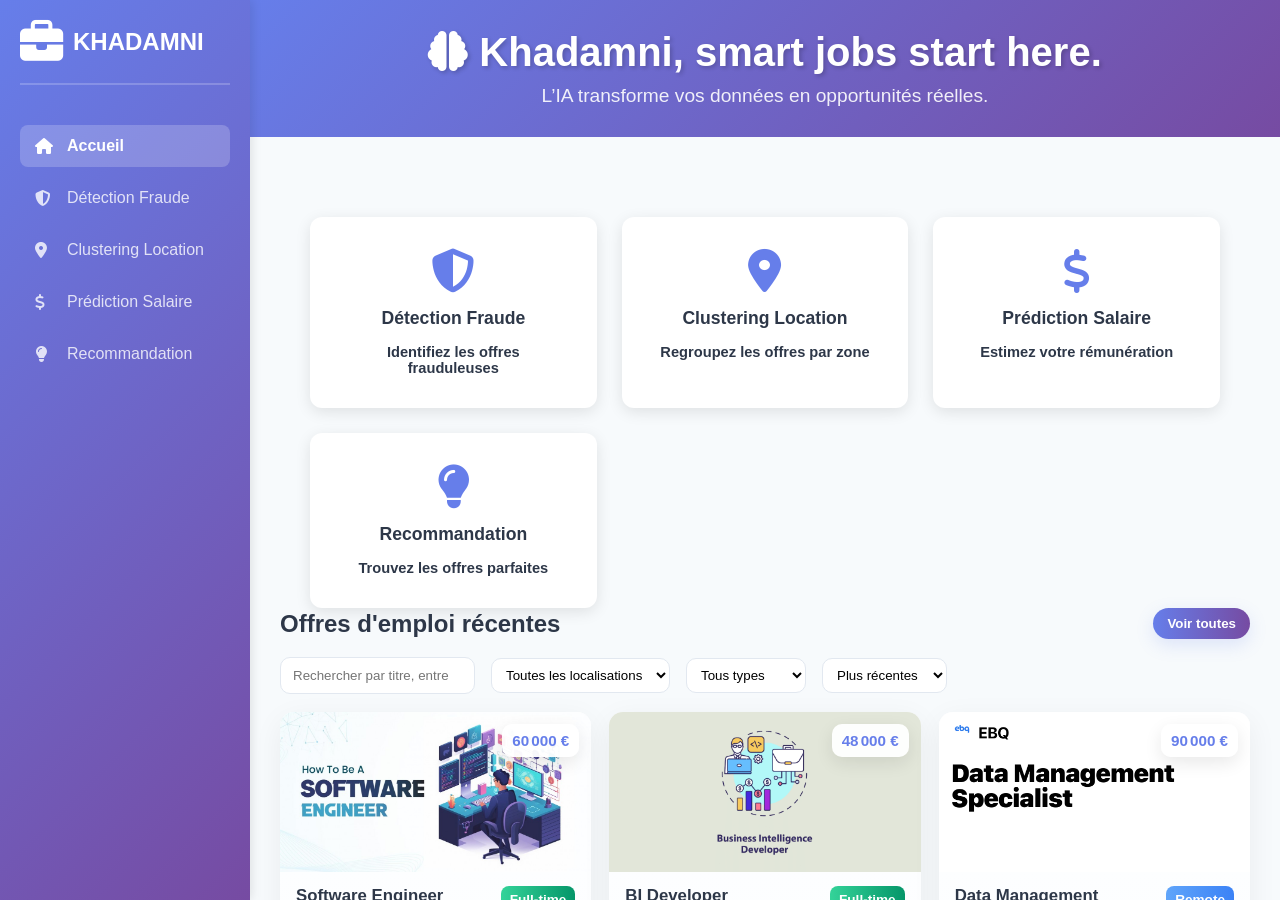
<file: index.html>
<!DOCTYPE html>
<html lang="fr">
<head>
    <meta charset="UTF-8">
    <meta name="viewport" content="width=device-width, initial-scale=1.0">
    <title>Job ML Project – Accueil</title>
    <link rel="stylesheet" href="styles.css">
    <link rel="stylesheet" href="https://cdnjs.cloudflare.com/ajax/libs/font-awesome/6.4.0/css/all.min.css">
</head>
<body>

<div class="sidebar">
   <div class="logo">
        <i class="fas fa-briefcase"></i>
        <span>KHADAMNI</span>
    </div>
    
    <nav class="nav-menu">
        <a href="index.html" class="nav-item active">
            <i class="fas fa-home"></i>
            <span>Accueil</span>
        </a>
        <a href="fraud_detection.html" class="nav-item">
            <i class="fas fa-shield-alt"></i>
            <span>Détection Fraude</span>
        </a>
        <a href="location_recommendation.html" class="nav-item">
            <i class="fas fa-map-marker-alt"></i>
            <span>Clustering Location</span>
        </a>
        <a href="salary_prediction.html" class="nav-item">
            <i class="fas fa-dollar-sign"></i>
            <span>Prédiction Salaire</span>
        </a>
        <a href="job_recommendation.html" class="nav-item">
            <i class="fas fa-lightbulb"></i>
            <span>Recommandation</span>
        </a>
    </nav>
</div>

<div class="main-content">
    <div class="home-header">
        <h1><i class="fas fa-brain"></i> Khadamni, smart jobs start here.</h1>
        <p>L’IA transforme vos données en opportunités réelles.</p>
    </div>

    <div class="container">
        <div class="menu">
            <a href="fraud_detection.html" class="btn">
                <i class="fas fa-shield-alt"></i>
                <span>Détection Fraude</span>
                <small>Identifiez les offres frauduleuses</small>
            </a>
            <a href="location_recommendation.html" class="btn">
                <i class="fas fa-map-marker-alt"></i>
                <span>Clustering Location</span>
                <small>Regroupez les offres par zone</small>
            </a>
            <a href="salary_prediction.html" class="btn">
                <i class="fas fa-dollar-sign"></i>
                <span>Prédiction Salaire</span>
                <small>Estimez votre rémunération</small>
            </a>
            <a href="job_recommendation.html" class="btn">
                <i class="fas fa-lightbulb"></i>
                <span>Recommandation</span>
                <small>Trouvez les offres parfaites</small>
            </a>
        </div>

        <!-- Offres d'emploi organisé -->
        <section class="jobs-section">
            <div class="section-title">
                <h2>Offres d'emploi récentes</h2>
                <button id="viewAllBtn" class="view-all" onclick="toggleShowAll()">Voir toutes</button>
            </div>

            <div class="jobs-controls">
                <input id="searchInput" type="search" placeholder="Rechercher par titre, entreprise, compétence..." />
                <select id="filterLocation">
                    <option value="">Toutes les localisations</option>
                    <option>Paris</option>
                    <option>Remote</option>
                    <option>Lyon</option>
                    <option>Marseille</option>
                </select>
                <select id="filterType">
                    <option value="">Tous types</option>
                    <option>Full-time</option>
                    <option>Part-time</option>
                    <option>Remote</option>
                    <option>CDI</option>
                </select>
                <select id="sortBy">
                    <option value="recent">Plus récentes</option>
                    <option value="salary_desc">Salaire (desc)</option>
                    <option value="salary_asc">Salaire (asc)</option>
                </select>
            </div>

            <div id="jobsList" class="jobs-grid"></div>

            <div id="pagination" class="pagination"></div>
        </section>
        <!-- /Offres d'emploi -->

    </div>
</div>

<!-- Modal détail offre -->
<div id="jobModal" class="modal" aria-hidden="true">
    <div class="modal-content">
        <button class="modal-close" onclick="closeJobModal()">&times;</button>
        <div id="modalBody"></div>
    </div>
</div>

<script src="script.js"></script>
</body>
</html>
</file>
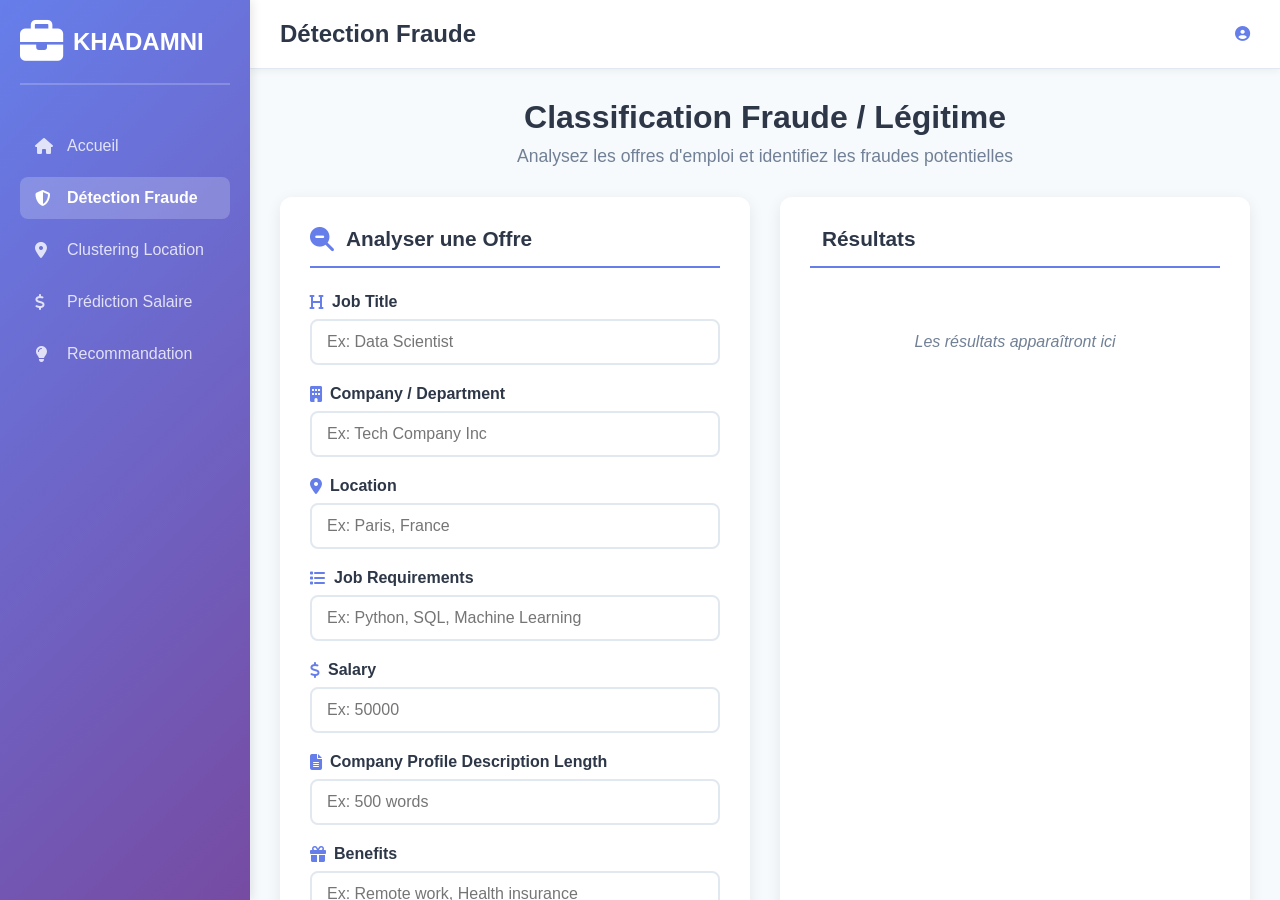
<file: fraud_detection.html>
<!DOCTYPE html>
<html lang="en">
<head>
    <meta charset="UTF-8">
    <meta name="viewport" content="width=device-width, initial-scale=1.0">
    <title>Détection Fraude</title>
    <link rel="stylesheet" href="styles.css">
    <link rel="stylesheet" href="https://cdnjs.cloudflare.com/ajax/libs/font-awesome/6.4.0/css/all.min.css">
</head>
<body>

<div class="sidebar">
    <div class="logo">
        <i class="fas fa-briefcase"></i>
        <span>KHADAMNI</span>
    </div>
    
    <nav class="nav-menu">
        <a href="index.html" class="nav-item">
            <i class="fas fa-home"></i>
            <span>Accueil</span>
        </a>
        <a href="fraud_detection.html" class="nav-item active">
            <i class="fas fa-shield-alt"></i>
            <span>Détection Fraude</span>
        </a>
        <a href="location_recommendation.html" class="nav-item">
            <i class="fas fa-map-marker-alt"></i>
            <span>Clustering Location</span>
        </a>
        <a href="salary_prediction.html" class="nav-item">
            <i class="fas fa-dollar-sign"></i>
            <span>Prédiction Salaire</span>
        </a>
        <a href="job_recommendation.html" class="nav-item">
            <i class="fas fa-lightbulb"></i>
            <span>Recommandation</span>
        </a>
    </nav>
</div>

<div class="main-content">
    <header class="top-bar">
        <div class="header-left">
            <button class="toggle-sidebar" onclick="toggleSidebar()">
                <i class="fas fa-bars"></i>
            </button>
            <h2>Détection Fraude</h2>
        </div>
        <div class="header-right">
            <i class="fas fa-user-circle"></i>
        </div>
    </header>

    <div class="container">
        <div class="section-header">
            <h1>Classification Fraude / Légitime</h1>
            <p>Analysez les offres d'emploi et identifiez les fraudes potentielles</p>
        </div>

        <div class="content-grid">
            <div class="form-card">
                <div class="card-header">
                    <i class="fas fa-search-minus"></i>
                    <h3>Analyser une Offre</h3>
                </div>
                
               <form id="fraudForm">

    <div class="form-group">
        <label><i class="fas fa-heading"></i> Job Title</label>
        <input type="text" id="job_title" placeholder="Ex: Data Scientist" required>
    </div>

    <div class="form-group">
        <label><i class="fas fa-building"></i> Company / Department</label>
        <input type="text" id="company" placeholder="Ex: Tech Company Inc" required>
    </div>

    <div class="form-group">
        <label><i class="fas fa-map-marker-alt"></i> Location</label>
        <input type="text" id="location" placeholder="Ex: Paris, France" required>
    </div>

    <div class="form-group">
        <label><i class="fas fa-list"></i> Job Requirements</label>
        <input type="text" id="requirements" placeholder="Ex: Python, SQL, Machine Learning" required>
    </div>

    <div class="form-group">
        <label><i class="fas fa-dollar-sign"></i> Salary</label>
        <input type="number" id="salary" placeholder="Ex: 50000" min="0" required>
    </div>

    <div class="form-group">
        <label><i class="fas fa-file-alt"></i> Company Profile Description Length</label>
        <input type="number" id="description_length" placeholder="Ex: 500 words" min="0" required>
    </div>

    <div class="form-group">
        <label><i class="fas fa-gift"></i> Benefits</label>
        <input type="text" id="benefits" placeholder="Ex: Remote work, Health insurance">
    </div>

    <div class="form-group">
        <label><i class="fas fa-briefcase"></i> Experience Required</label>
        <input type="text" id="experience" placeholder="Ex: 2+ years">
    </div>

    <div class="form-group">
        <label><i class="fas fa-graduation-cap"></i> Education Level</label>
        <input type="text" id="education" placeholder="Ex: Bachelor's Degree">
    </div>

    <div class="form-group">
        <label><i class="fas fa-industry"></i> Industry</label>
        <input type="text" id="industry" placeholder="Ex: Information Technology">
    </div>

    <div class="form-group">
        <label><i class="fas fa-cogs"></i> Job Function</label>
        <input type="text" id="job_function" placeholder="Ex: Data & AI">
    </div>

    <button type="button" class="btn-primary" onclick="predictClass()">
        <i class="fas fa-check-circle"></i> Analyze Job Offer
    </button>

</form>

            </div>

            <div class="results-card">
                <div class="card-header">
                    <i class="fas fa-results"></i>
                    <h3>Résultats</h3>
                </div>
                
                <div id="class_result" class="results-container">
                    <p class="placeholder">Les résultats apparaîtront ici</p>
                </div>
            </div>
        </div>
    </div>
</div>

<script src="script.js"></script>
</body>
</html>
</file>
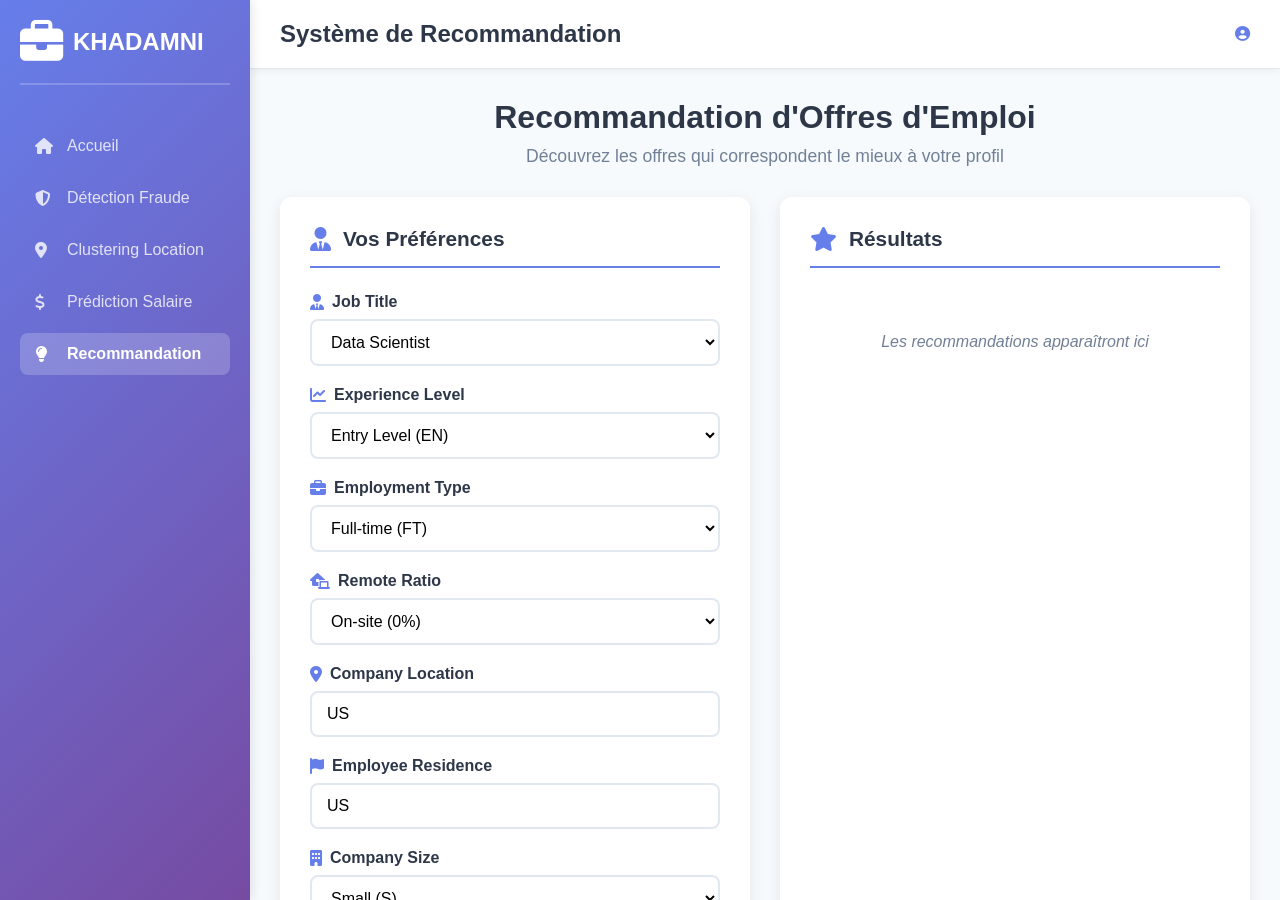
<file: job_recommendation.html>
<!DOCTYPE html>
<html lang="en">

<head>
    <meta charset="UTF-8">
    <meta name="viewport" content="width=device-width, initial-scale=1.0">
    <title>Recommendation System</title>
    <link rel="stylesheet" href="styles.css">
    <link rel="stylesheet" href="https://cdnjs.cloudflare.com/ajax/libs/font-awesome/6.4.0/css/all.min.css">
</head>

<body>

    <div class="sidebar">
        <div class="logo">
            <i class="fas fa-briefcase"></i>
            <span>KHADAMNI</span>
        </div>

        <nav class="nav-menu">
            <a href="index.html" class="nav-item">
                <i class="fas fa-home"></i>
                <span>Accueil</span>
            </a>
            <a href="fraud_detection.html" class="nav-item">
                <i class="fas fa-shield-alt"></i>
                <span>Détection Fraude</span>
            </a>
            <a href="location_recommendation.html" class="nav-item">
                <i class="fas fa-map-marker-alt"></i>
                <span>Clustering Location</span>
            </a>
            <a href="salary_prediction.html" class="nav-item">
                <i class="fas fa-dollar-sign"></i>
                <span>Prédiction Salaire</span>
            </a>
            <a href="job_recommendation.html" class="nav-item active">
                <i class="fas fa-lightbulb"></i>
                <span>Recommandation</span>
            </a>
        </nav>
    </div>

    <div class="main-content">
        <header class="top-bar">
            <div class="header-left">
                <button class="toggle-sidebar" onclick="toggleSidebar()">
                    <i class="fas fa-bars"></i>
                </button>
                <h2>Système de Recommandation</h2>
            </div>
            <div class="header-right">
                <i class="fas fa-user-circle"></i>
            </div>
        </header>

        <div class="container">
            <div class="section-header">
                <h1>Recommandation d'Offres d'Emploi</h1>
                <p>Découvrez les offres qui correspondent le mieux à votre profil</p>
            </div>

            <div class="content-grid">
                <div class="form-card">
                    <div class="card-header">
                        <i class="fas fa-user-tie"></i>
                        <h3>Vos Préférences</h3>
                    </div>

                    <form id="recommendationForm">

                        <div class="form-group">
                            <label><i class="fas fa-user-tie"></i> Job Title</label>
                            <select id="job_title" required>
                                <option value="Data Scientist">Data Scientist</option>
                                <option value="Data Engineer">Data Engineer</option>
                                <option value="Data Analyst">Data Analyst</option>
                                <option value="Machine Learning Engineer">Machine Learning Engineer</option>
                                <option value="Software Engineer">Software Engineer</option>
                                <option value="Manager">Manager</option>
                                <option value="Other">Other</option>
                                <!-- Add full list if needed -->
                            </select>
                        </div>

                        <div class="form-group">
                            <label><i class="fas fa-chart-line"></i> Experience Level</label>
                            <select id="experience_level" required>
                                <option value="EN">Entry Level (EN)</option>
                                <option value="MI">Mid Level (MI)</option>
                                <option value="SE">Senior Level (SE)</option>
                                <option value="EX">Executive Level (EX)</option>
                            </select>
                        </div>

                        <div class="form-group">
                            <label><i class="fas fa-briefcase"></i> Employment Type</label>
                            <select id="employment_type" required>
                                <option value="FT">Full-time (FT)</option>
                                <option value="PT">Part-time (PT)</option>
                                <option value="CT">Contract (CT)</option>
                                <option value="FL">Freelance (FL)</option>
                            </select>
                        </div>

                        <div class="form-group">
                            <label><i class="fas fa-house-laptop"></i> Remote Ratio</label>
                            <select id="remote_ratio" required>
                                <option value="0">On-site (0%)</option>
                                <option value="50">Hybrid (50%)</option>
                                <option value="100">Remote (100%)</option>
                            </select>
                        </div>

                        <div class="form-group">
                            <label><i class="fas fa-map-marker-alt"></i> Company Location</label>
                            <input type="text" id="company_location" placeholder="Ex: US, FR, DE" value="US" required>
                        </div>

                        <div class="form-group">
                            <label><i class="fas fa-flag"></i> Employee Residence</label>
                            <input type="text" id="employee_residence" placeholder="Ex: US, FR, IN" value="US" required>
                        </div>

                        <div class="form-group">
                            <label><i class="fas fa-building"></i> Company Size</label>
                            <select id="company_size" required>
                                <option value="S">Small (S)</option>
                                <option value="M">Medium (M)</option>
                                <option value="L">Large (L)</option>
                            </select>
                        </div>

                        <div class="form-group">
                            <label><i class="fas fa-calendar"></i> Work Year</label>
                            <select id="work_year" required>
                                <option value="2025">2025</option>
                                <option value="2024">2024</option>
                                <option value="2023">2023</option>
                                <option value="2022">2022</option>
                                <option value="2021">2021</option>
                                <option value="2020">2020</option>
                            </select>
                        </div>

                        <div class="form-group">
                            <label><i class="fas fa-money-bill"></i> Salary (USD Reference)</label>
                            <input type="number" id="salary_in_usd" placeholder="Ex: 100000" value="100000" required>
                        </div>

                        <button type="button" class="btn-primary" onclick="fetchRecommendations()">
                            <i class="fas fa-search"></i> Get Job Recommendations
                        </button>

                    </form>


                </div>

                <div class="results-card">
                    <div class="card-header">
                        <i class="fas fa-star"></i>
                        <h3>Résultats</h3>
                    </div>

                    <div id="reco_result" class="results-container">
                        <p class="placeholder">Les recommandations apparaîtront ici</p>
                    </div>
                </div>
            </div>
        </div>
    </div>

    <script src="script.js"></script>
    <script>
        async function fetchRecommendations() {
            const resultDiv = document.getElementById('reco_result');
            resultDiv.innerHTML = '<p class="placeholder">Recherche en cours...</p>';

            const data = {
                work_year: document.getElementById('work_year').value,
                employment_type: document.getElementById('employment_type').value,
                remote_ratio: document.getElementById('remote_ratio').value,
                job_title: document.getElementById('job_title').value,
                experience_level: document.getElementById('experience_level').value,
                company_size: document.getElementById('company_size').value,
                company_location: document.getElementById('company_location').value,
                employee_residence: document.getElementById('employee_residence').value,
                salary_in_usd: document.getElementById('salary_in_usd').value
            };

            try {
                const response = await fetch('/recommend', {
                    method: 'POST',
                    headers: {
                        'Content-Type': 'application/json'
                    },
                    body: JSON.stringify(data)
                });

                const result = await response.json();

                if (result.status === 'success') {
                    let html = '';
                    result.recommendations.forEach(job => {
                        const empMap = { 'FT': 'Full Time', 'PT': 'Part Time', 'CT': 'Contract', 'FL': 'Freelance' };
                        const expMap = { 'EN': 'Entry Level', 'MI': 'Mid Level', 'SE': 'Senior', 'EX': 'Executive' };
                        const sizeMap = { 'S': 'Small', 'M': 'Medium', 'L': 'Large' };

                        const empLabel = empMap[job.employment_type] || job.employment_type;
                        const expLabel = expMap[job.experience_level] || job.experience_level;
                        const sizeLabel = sizeMap[job.company_size] || job.company_size;

                        html += `
                        <div class="job-card" style="margin-bottom: 20px;">
                            <div class="job-body">
                                <div class="job-top">
                                    <div>
                                        <h4 class="job-title" style="font-size: 1.25em;">${job.job_title}</h4>
                                        <p class="job-company">
                                            <i class="fas fa-building"></i> ${job.company_location} &bull; ${sizeLabel}
                                        </p>
                                    </div>
                                    <div class="salary-badge">
                                        $${parseInt(job.salary_in_usd).toLocaleString()}
                                    </div>
                                </div>
                                
                                <div class="job-tags" style="margin-top: 12px;">
                                    <span class="tag"><i class="fas fa-briefcase"></i> ${empLabel}</span>
                                    <span class="tag"><i class="fas fa-layer-group"></i> ${expLabel}</span>
                                    <span class="tag"><i class="fas fa-calendar"></i> ${job.work_year}</span>
                                    <span class="tag ${job.remote_ratio == 100 ? 'badge-remote' : ''}" style="${job.remote_ratio == 100 ? 'color:white;' : ''}">
                                        <i class="fas fa-laptop-house"></i> ${job.remote_ratio}% Remote
                                    </span>
                                </div>
                            </div>
                        </div>
                        `;
                    });
                    resultDiv.innerHTML = html;
                } else {
                    resultDiv.innerHTML = `<p style="color: red;">Error: ${result.message}</p>`;
                }
            } catch (error) {
                resultDiv.innerHTML = `<p style="color: red;">Failed to fetch recommendations: ${error}</p>`;
            }
        }
    </script>
</body>

</html>
</file>
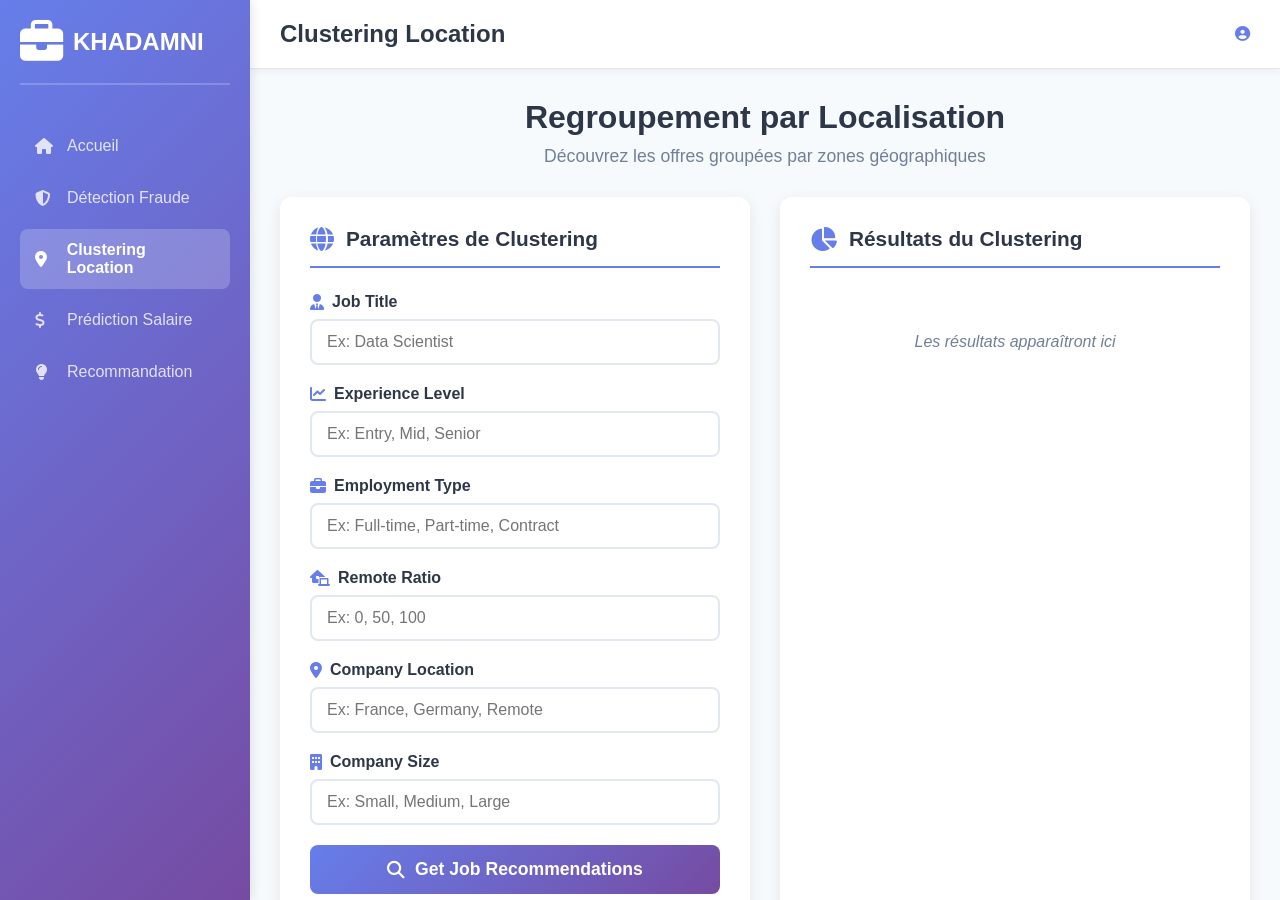
<file: location_recommendation.html>
<!DOCTYPE html>
<html lang="en">
<head>
    <meta charset="UTF-8">
    <meta name="viewport" content="width=device-width, initial-scale=1.0">
    <title>Clustering Location</title>
    <link rel="stylesheet" href="styles.css">
    <link rel="stylesheet" href="https://cdnjs.cloudflare.com/ajax/libs/font-awesome/6.4.0/css/all.min.css">
</head>
<body>

<div class="sidebar">
    <div class="logo">
        <i class="fas fa-briefcase"></i>
        <span>KHADAMNI</span>
    </div>
    
    <nav class="nav-menu">
        <a href="index.html" class="nav-item">
            <i class="fas fa-home"></i>
            <span>Accueil</span>
        </a>
        <a href="fraud_detection.html" class="nav-item">
            <i class="fas fa-shield-alt"></i>
            <span>Détection Fraude</span>
        </a>
        <a href="location_recommendation.html" class="nav-item active">
            <i class="fas fa-map-marker-alt"></i>
            <span>Clustering Location</span>
        </a>
        <a href="salary_prediction.html" class="nav-item">
            <i class="fas fa-dollar-sign"></i>
            <span>Prédiction Salaire</span>
        </a>
        <a href="job_recommendation.html" class="nav-item">
            <i class="fas fa-lightbulb"></i>
            <span>Recommandation</span>
        </a>
    </nav>
</div>

<div class="main-content">
    <header class="top-bar">
        <div class="header-left">
            <button class="toggle-sidebar" onclick="toggleSidebar()">
                <i class="fas fa-bars"></i>
            </button>
            <h2>Clustering Location</h2>
        </div>
        <div class="header-right">
            <i class="fas fa-user-circle"></i>
        </div>
    </header>

    <div class="container">
        <div class="section-header">
            <h1>Regroupement par Localisation</h1>
            <p>Découvrez les offres groupées par zones géographiques</p>
        </div>

        <div class="content-grid">
            <div class="form-card">
                <div class="card-header">
                    <i class="fas fa-globe"></i>
                    <h3>Paramètres de Clustering</h3>
                </div>
                
                <form id="recommendationForm">

    <div class="form-group">
        <label><i class="fas fa-user-tie"></i> Job Title</label>
        <input type="text" id="job_title" placeholder="Ex: Data Scientist" required>
    </div>

    <div class="form-group">
        <label><i class="fas fa-chart-line"></i> Experience Level</label>
        <input type="text" id="experience_level" placeholder="Ex: Entry, Mid, Senior" required>
    </div>

    <div class="form-group">
        <label><i class="fas fa-briefcase"></i> Employment Type</label>
        <input type="text" id="employment_type" placeholder="Ex: Full-time, Part-time, Contract" required>
    </div>

    <div class="form-group">
        <label><i class="fas fa-house-laptop"></i> Remote Ratio</label>
        <input type="number" id="remote_ratio" placeholder="Ex: 0, 50, 100" min="0" max="100" required>
    </div>

    <div class="form-group">
        <label><i class="fas fa-map-marker-alt"></i> Company Location</label>
        <input type="text" id="company_location" placeholder="Ex: France, Germany, Remote" required>
    </div>

    <div class="form-group">
        <label><i class="fas fa-building"></i> Company Size</label>
        <input type="text" id="company_size" placeholder="Ex: Small, Medium, Large" required>
    </div>

    <button type="button" class="btn-primary" onclick="recommendJobs()">
        <i class="fas fa-search"></i> Get Job Recommendations
    </button>

</form>

            </div>

            <div class="results-card">
                <div class="card-header">
                    <i class="fas fa-chart-pie"></i>
                    <h3>Résultats du Clustering</h3>
                </div>
                
                <div id="cluster_result" class="results-container">
                    <p class="placeholder">Les résultats apparaîtront ici</p>
                </div>
            </div>
        </div>
    </div>
</div>

<script src="script.js"></script>
</body>
</html>
</file>
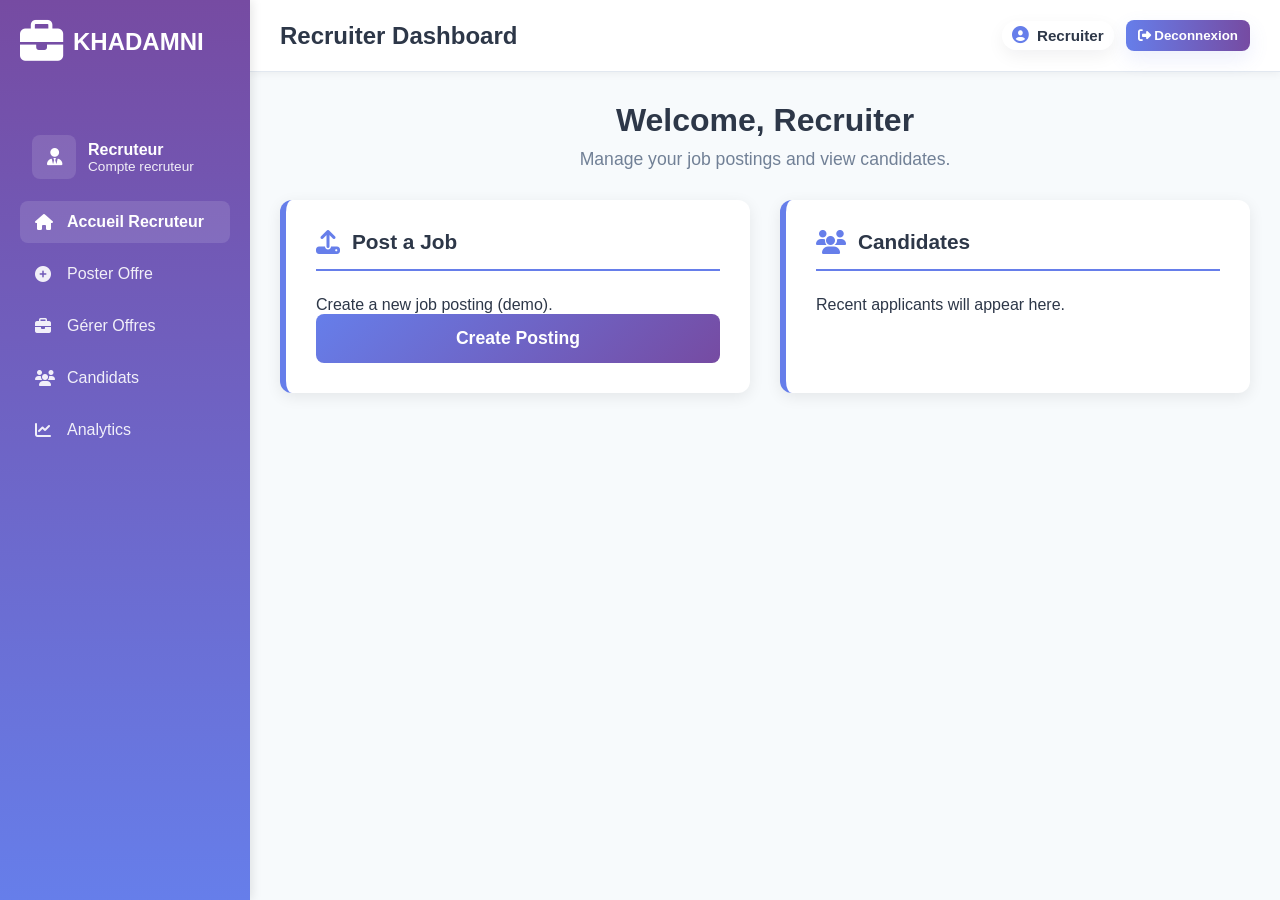
<file: recruiter_home.html>
<!DOCTYPE html>
<html lang="fr">
<head>
    <meta charset="utf-8">
    <meta name="viewport" content="width=device-width, initial-scale=1">
    <title>Recruiter Dashboard - Khadamni</title>
    <link rel="stylesheet" href="styles.css">
    <link rel="stylesheet" href="auth-styles.css">
    <link rel="stylesheet" href="https://cdnjs.cloudflare.com/ajax/libs/font-awesome/6.4.0/css/all.min.css">
    <!-- recruiter uses global styles; minor classes in styles.css -->
</head>
<body>
<div class="sidebar recruiter">
     <div class="logo">
        <i class="fas fa-briefcase"></i>
        <span>KHADAMNI</span>
  
     
    </div>
     <div class="profile">
        <div class="avatar"><i class="fas fa-user-tie"></i></div>
        <div class="profile-info"><strong id="recName">Recruteur</strong><small>Compte recruteur</small></div>
    </div>
    <nav class="nav-menu">
        <a href="recruiter_home.html" class="nav-item active"><i class="fas fa-home"></i><span>Accueil Recruteur</span></a>
        <a href="post_job.html" class="nav-item"><i class="fas fa-plus-circle"></i><span>Poster Offre</span></a>
        <a href="manage_jobs.html" class="nav-item"><i class="fas fa-briefcase"></i><span>Gérer Offres</span></a>
        <a href="candidates.html" class="nav-item"><i class="fas fa-users"></i><span>Candidats</span></a>
        <a href="analytics.html" class="nav-item"><i class="fas fa-chart-line"></i><span>Analytics</span></a>
    
    </nav>
</div>

<div class="main-content">
    <header class="top-bar">
        <div class="header-left">
            <button class="toggle-sidebar" onclick="toggleSidebar()"><i class="fas fa-bars"></i></button>
            <h2>Recruiter Dashboard</h2>
        </div>
        <div class="header-right">
            <div class="user-pill"><i class="fas fa-user-circle"></i><span id="currentUserEmail">Recruiter</span></div>
            <button class="btn-logout" onclick="logout()"><i class="fas fa-sign-out-alt"></i>&nbsp;Deconnexion</button>
        </div>
    </header>

    <div class="container">
        <div class="section-header">
            <h1>Welcome, Recruiter</h1>
            <p>Manage your job postings and view candidates.</p>
        </div>

        <div class="content-grid">
            <div class="form-card recruiter-card-accent">
                <div class="card-header"><i class="fas fa-upload"></i><h3>Post a Job</h3></div>
                <div class="content">
                    <p>Create a new job posting (demo).</p>
                    <button class="btn-primary" onclick="alert('Open job post form (demo)')">Create Posting</button>
                </div>
            </div>

            <div class="results-card recruiter-card-accent">
                <div class="card-header"><i class="fas fa-users"></i><h3>Candidates</h3></div>
                <div class="content">
                    <p>Recent applicants will appear here.</p>
                </div>
            </div>
        </div>
    </div>
</div>

<script src="script.js"></script>
<script>
    // show current user email if available
    try{
        const u = JSON.parse(localStorage.getItem('kh_current_user'));
        if (u && u.email) document.getElementById('currentUserEmail').textContent = u.email;
    }catch(e){/* ignore */}
</script>
</body>
</html>
</file>
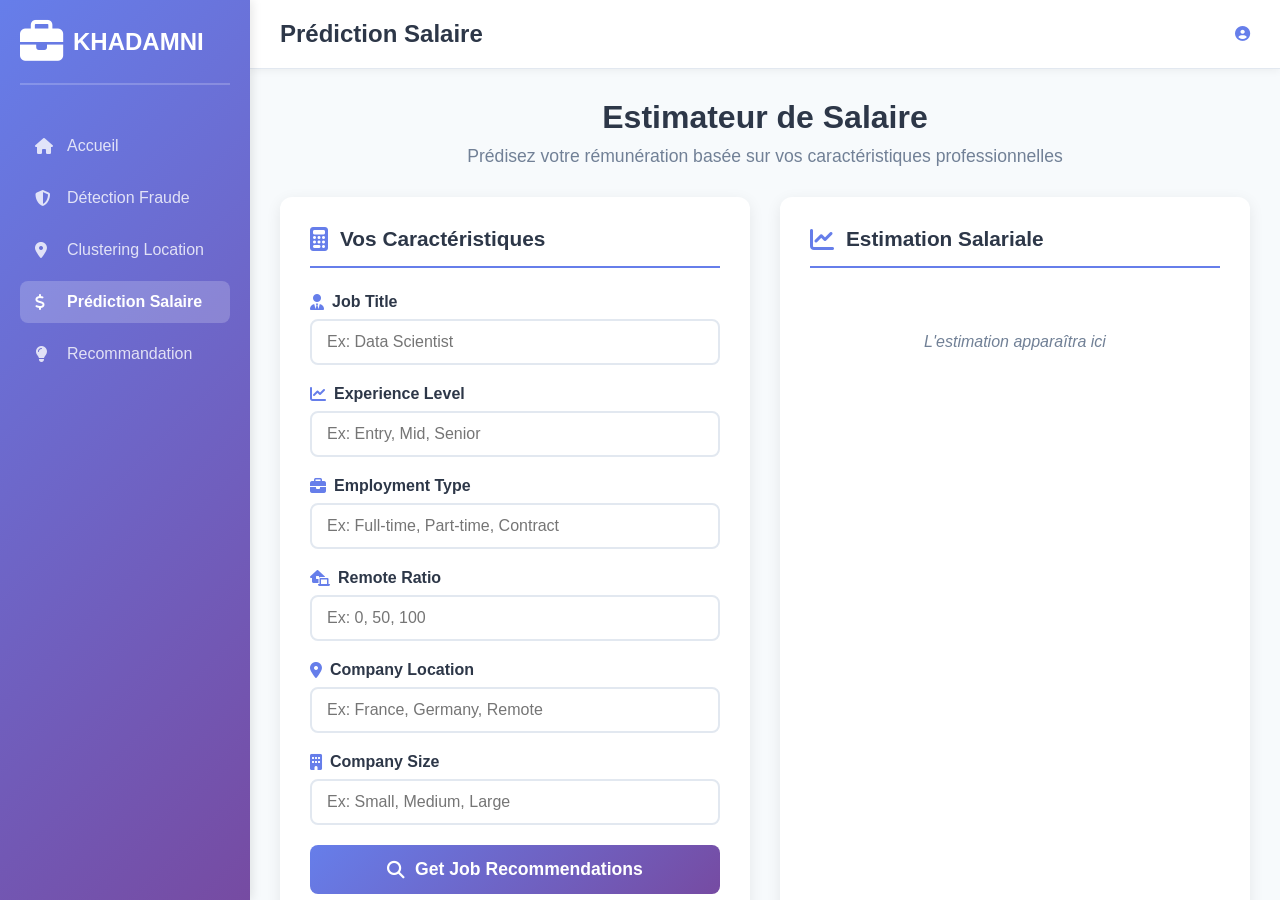
<file: salary_prediction.html>
<!DOCTYPE html>
<html lang="en">
<head>
    <meta charset="UTF-8">
    <meta name="viewport" content="width=device-width, initial-scale=1.0">
    <title>Prédiction Salaire</title>
    <link rel="stylesheet" href="styles.css">
    <link rel="stylesheet" href="https://cdnjs.cloudflare.com/ajax/libs/font-awesome/6.4.0/css/all.min.css">
</head>
<body>

<div class="sidebar">
    <div class="logo">
        <i class="fas fa-briefcase"></i>
        <span>KHADAMNI</span>
    </div>
    
    <nav class="nav-menu">
        <a href="index.html" class="nav-item">
            <i class="fas fa-home"></i>
            <span>Accueil</span>
        </a>
        <a href="fraud_detection.html" class="nav-item">
            <i class="fas fa-shield-alt"></i>
            <span>Détection Fraude</span>
        </a>
        <a href="location_recommendation.html" class="nav-item">
            <i class="fas fa-map-marker-alt"></i>
            <span>Clustering Location</span>
        </a>
        <a href="salary_prediction.html" class="nav-item active">
            <i class="fas fa-dollar-sign"></i>
            <span>Prédiction Salaire</span>
        </a>
        <a href="job_recommendation.html" class="nav-item">
            <i class="fas fa-lightbulb"></i>
            <span>Recommandation</span>
        </a>
    </nav>
</div>

<div class="main-content">
    <header class="top-bar">
        <div class="header-left">
            <button class="toggle-sidebar" onclick="toggleSidebar()">
                <i class="fas fa-bars"></i>
            </button>
            <h2>Prédiction Salaire</h2>
        </div>
        <div class="header-right">
            <i class="fas fa-user-circle"></i>
        </div>
    </header>

    <div class="container">
        <div class="section-header">
            <h1>Estimateur de Salaire</h1>
            <p>Prédisez votre rémunération basée sur vos caractéristiques professionnelles</p>
        </div>

        <div class="content-grid">
            <div class="form-card">
                <div class="card-header">
                    <i class="fas fa-calculator"></i>
                    <h3>Vos Caractéristiques</h3>
                </div>
                
               <form id="recommendationForm">

    <div class="form-group">
        <label><i class="fas fa-user-tie"></i> Job Title</label>
        <input type="text" id="job_title" placeholder="Ex: Data Scientist" required>
    </div>

    <div class="form-group">
        <label><i class="fas fa-chart-line"></i> Experience Level</label>
        <input type="text" id="experience_level" placeholder="Ex: Entry, Mid, Senior" required>
    </div>

    <div class="form-group">
        <label><i class="fas fa-briefcase"></i> Employment Type</label>
        <input type="text" id="employment_type" placeholder="Ex: Full-time, Part-time, Contract" required>
    </div>

    <div class="form-group">
        <label><i class="fas fa-house-laptop"></i> Remote Ratio</label>
        <input type="number" id="remote_ratio" placeholder="Ex: 0, 50, 100" min="0" max="100" required>
    </div>

    <div class="form-group">
        <label><i class="fas fa-map-marker-alt"></i> Company Location</label>
        <input type="text" id="company_location" placeholder="Ex: France, Germany, Remote" required>
    </div>

    <div class="form-group">
        <label><i class="fas fa-building"></i> Company Size</label>
        <input type="text" id="company_size" placeholder="Ex: Small, Medium, Large" required>
    </div>

    <button type="button" class="btn-primary" onclick="recommendJobs()">
        <i class="fas fa-search"></i> Get Job Recommendations
    </button>

</form>

            </div>

            <div class="results-card">
                <div class="card-header">
                    <i class="fas fa-chart-line"></i>
                    <h3>Estimation Salariale</h3>
                </div>
                
                <div id="reg_result" class="results-container">
                    <p class="placeholder">L'estimation apparaîtra ici</p>
                </div>
            </div>
        </div>
    </div>
</div>

<script src="script.js"></script>
</body>
</html>
</file>
<file: styles.css>
* {
    margin: 0;
    padding: 0;
    box-sizing: border-box;
}

:root {
    --primary: #667eea;
    --secondary: #764ba2;
    --accent: #f093fb;
    --text-dark: #2d3748;
    --text-light: #718096;
    --bg-light: #f7fafc;
    --border: #e2e8f0;
    --success: #48bb78;
    --danger: #f56565;
    --sidebar-width: 250px;
}

body {
    font-family: 'Segoe UI', Tahoma, Geneva, Verdana, sans-serif;
    background: var(--bg-light);
    color: var(--text-dark);
    display: flex;
    height: 100vh;
    overflow: hidden;
}

/* ===== SIDEBAR ===== */
.sidebar {
    width: var(--sidebar-width);
    background: linear-gradient(135deg, var(--primary) 0%, var(--secondary) 100%);
    color: white;
    padding: 20px;
    overflow-y: auto;
    box-shadow: 2px 0 10px rgba(0,0,0,0.1);
    position: fixed;
    height: 100vh;
    left: 0;
    top: 0;
    z-index: 1000;
}

.logo {
    display: flex;
    align-items: center;
    gap: 10px;
    font-size: 1.5em;
    font-weight: bold;
    margin-bottom: 40px;
    padding-bottom: 20px;
    border-bottom: 2px solid rgba(255,255,255,0.2);
}

.logo i {
    font-size: 1.8em;
}

.nav-menu {
    display: flex;
    flex-direction: column;
    gap: 10px;
}

.nav-item {
    display: flex;
    align-items: center;
    gap: 12px;
    padding: 12px 15px;
    color: rgba(255,255,255,0.8);
    text-decoration: none;
    border-radius: 8px;
    transition: all 0.3s;
}

.nav-item:hover {
    background: rgba(255,255,255,0.1);
    color: white;
    transform: translateX(5px);
}

.nav-item.active {
    background: rgba(255,255,255,0.2);
    color: white;
    font-weight: bold;
}

.nav-item i {
    width: 20px;
}

/* ===== MAIN CONTENT ===== */
.main-content {
    margin-left: var(--sidebar-width);
    flex: 1;
    display: flex;
    flex-direction: column;
    height: 100vh;
    overflow: hidden;
}

/* ===== TOP BAR ===== */
.top-bar {
    background: white;
    padding: 20px 30px;
    display: flex;
    justify-content: space-between;
    align-items: center;
    border-bottom: 1px solid var(--border);
    box-shadow: 0 2px 8px rgba(0,0,0,0.05);
}

.header-left {
    display: flex;
    align-items: center;
    gap: 20px;
}

.toggle-sidebar {
    background: none;
    border: none;
    font-size: 1.5em;
    cursor: pointer;
    color: var(--primary);
    display: none;
}

.header-left h2 {
    font-size: 1.5em;
    color: var(--text-dark);
}

.header-right {
    font-size: 2em;
    color: var(--primary);
}

/* Recruiter header user pill and logout button */
.header-right { font-size: 0.95rem; display:flex; align-items:center; gap:12px; }
.user-pill {
    display:inline-flex; align-items:center; gap:8px;
    padding:6px 10px; border-radius:999px; background:linear-gradient(90deg,rgba(255,255,255,0.9),rgba(255,255,255,0.85));
    color:var(--text-dark); font-weight:700; box-shadow: 0 6px 18px rgba(15,23,42,0.06);
}
.user-pill i { color:var(--primary); font-size:1.05rem; }
.btn-logout {
    padding:8px 12px; border-radius:8px; border:none; cursor:pointer;
    background: linear-gradient(90deg,var(--primary),var(--secondary)); color:#fff; font-weight:800;
    box-shadow: 0 8px 20px rgba(102,126,234,0.12);
}
.btn-logout:hover { transform:translateY(-2px); opacity:0.96; }

/* Small recruiter accent for cards */
.recruiter-card-accent { border-left: 6px solid var(--primary); }

/* Recruiter-specific sidebar variant */
.sidebar.recruiter {
    background: linear-gradient(180deg,var(--secondary),var(--primary));
    color: #fff;
}
.sidebar.recruiter .logo { border-bottom: none; }
.sidebar.recruiter .logo span { color: #fff; }
.sidebar.recruiter .nav-item { color: rgba(255,255,255,0.9); }
.sidebar.recruiter .nav-item.active { background: rgba(255,255,255,0.12); color: #fff; }
.sidebar .profile { display:flex; align-items:center; gap:12px; padding:12px; margin-bottom:10px; color:inherit; }
.sidebar .avatar { width:44px; height:44px; border-radius:8px; background:rgba(255,255,255,0.12); display:flex; align-items:center; justify-content:center; font-size:1.1rem; color:#fff; }
.sidebar .profile-info { display:flex; flex-direction:column; }
.sidebar .profile-info small { opacity:0.9; font-size:0.85rem; }

/* ===== CONTAINER ===== */
.container {
    flex: 1;
    overflow-y: auto;
    padding: 30px;
}

.section-header {
    margin-bottom: 30px;
    text-align: center;
}

.section-header h1 {
    font-size: 2em;
    color: var(--text-dark);
    margin-bottom: 10px;
}

.section-header p {
    color: var(--text-light);
    font-size: 1.1em;
}

/* --- Section offres : vue-toutes, cartes, images, badges --- */
.section-title {
    display: flex;
    justify-content: space-between;
    align-items: center;
    margin-bottom: 18px;
    gap: 12px;
}

.view-all {
    display: inline-flex;
    align-items: center;
    gap: 8px;
    padding: 8px 14px;
    background: linear-gradient(90deg,var(--primary),var(--secondary));
    color: #fff;
    text-decoration: none;
    font-weight: 700;
    border-radius: 999px;
    box-shadow: 0 6px 18px rgba(102,126,234,0.22);
    transition: transform .18s ease, box-shadow .18s ease, opacity .18s;
    border: none;
    cursor: pointer;
}
.view-all:hover { transform: translateY(-3px); opacity: 0.95; }
.view-all.active {
    background: linear-gradient(90deg,#222  , var(--secondary));
    box-shadow: 0 10px 28px rgba(0,0,0,0.25);
}

/* ===== CONTENT GRID ===== */
.content-grid {
    display: grid;
    grid-template-columns: 1fr 1fr;
    gap: 30px;
    max-width: 1400px;
    margin: 0 auto;
}

/* ===== CARDS ===== */
.form-card,
.results-card {
    background: white;
    border-radius: 12px;
    padding: 30px;
    box-shadow: 0 4px 15px rgba(0,0,0,0.08);
    transition: transform 0.3s, box-shadow 0.3s;
}

.form-card:hover,
.results-card:hover {
    transform: translateY(-5px);
    box-shadow: 0 8px 25px rgba(0,0,0,0.12);
}

.card-header {
    display: flex;
    align-items: center;
    gap: 12px;
    margin-bottom: 25px;
    padding-bottom: 15px;
    border-bottom: 2px solid var(--primary);
}

.card-header i {
    font-size: 1.5em;
    color: var(--primary);
}

.card-header h3 {
    font-size: 1.3em;
    color: var(--text-dark);
}

/* ===== FORM ===== */
.form-group {
    margin-bottom: 20px;
}

.form-group label {
    display: flex;
    align-items: center;
    gap: 8px;
    font-weight: 600;
    color: var(--text-dark);
    margin-bottom: 8px;
}

.form-group label i {
    color: var(--primary);
}

.form-group input {
    width: 100%;
    padding: 12px 15px;
    border: 2px solid var(--border);
    border-radius: 8px;
    font-size: 1em;
    transition: border-color 0.3s;
    font-family: inherit;
}

.form-group input:focus {
    outline: none;
    border-color: var(--primary);
    box-shadow: 0 0 0 3px rgba(102, 126, 234, 0.1);
}

.form-group select {
    width: 100%;
    padding: 12px 15px;
    border: 2px solid var(--border);
    border-radius: 8px;
    font-size: 1em;
    transition: border-color 0.3s;
    font-family: inherit;
    background: white;
    cursor: pointer;
}

.form-group select:focus {
    outline: none;
    border-color: var(--primary);
    box-shadow: 0 0 0 3px rgba(102, 126, 234, 0.1);
}

/* ===== BUTTONS ===== */
.btn-primary {
    width: 100%;
    padding: 14px 20px;
    background: linear-gradient(135deg, var(--primary) 0%, var(--secondary) 100%);
    color: white;
    border: none;
    border-radius: 8px;
    font-size: 1.1em;
    font-weight: bold;
    cursor: pointer;
    transition: all 0.3s;
    display: flex;
    align-items: center;
    justify-content: center;
    gap: 10px;
}

.btn-primary:hover {
    transform: translateY(-2px);
    box-shadow: 0 6px 20px rgba(102, 126, 234, 0.4);
}

.btn-primary:active {
    transform: translateY(0);
}

/* ===== RESULTS ===== */
.results-container {
    min-height: 200px;
}

.placeholder {
    color: var(--text-light);
    text-align: center;
    padding: 40px 20px;
    font-style: italic;
}

.job-item {
    background: var(--bg-light);
    border-left: 4px solid var(--primary);
    padding: 15px;
    margin-bottom: 15px;
    border-radius: 6px;
    transition: all 0.3s;
}

.job-item:hover {
    background: white;
    border-left-color: var(--accent);
    box-shadow: 0 2px 10px rgba(0,0,0,0.08);
}

.job-title {
    font-weight: bold;
    color: var(--primary);
    margin-bottom: 5px;
}

.job-company {
    color: var(--text-light);
    font-size: 0.9em;
}


.home-header {
    background: linear-gradient(135deg, var(--primary) 0%, var(--secondary) 100%);
    color: white;
    padding: 30px 30px;
    text-align: center;
    margin-bottom: 50px;
}

.home-header h1 {
    font-size: 2.5em;
    margin-bottom: 10px;
    text-shadow: 2px 2px 4px rgba(0,0,0,0.2);
}

.home-header p {
    font-size: 1.2em;
    opacity: 0.9;
}

.menu {
    display: grid;
    grid-template-columns: repeat(auto-fit, minmax(250px, 1fr));
    gap: 25px;
    max-width: 1200px;
    margin: 0 auto;
    padding: 0 30px;
}

.btn {
    display: flex;
    flex-direction: column;
    align-items: center;
    gap: 15px;
    padding: 30px;
    background: white;
    border-radius: 12px;
    text-decoration: none;
    color: var(--text-dark);
    font-weight: bold;
    font-size: 1.1em;
    text-align: center;
    transition: all 0.3s ease;
    box-shadow: 0 4px 15px rgba(0,0,0,0.1);
    border: 2px solid transparent;
}

.btn i {
    font-size: 2.5em;
    color: var(--primary);
}

.btn:hover {
    transform: translateY(-8px);
    box-shadow: 0 10px 30px rgba(102, 126, 234, 0.3);
    border-color: var(--primary);
}

/* ===== BACK BUTTON ===== */
.back {
    display: inline-block;
    margin: 20px;
    padding: 10px 20px;
    background: var(--primary);
    color: white;
    text-decoration: none;
    border-radius: 8px;
    transition: all 0.3s;
}

.back:hover {
    background: var(--secondary);
}

/* ===== JOBS PAGE ===== */
/* Controls (search / filters) */
.jobs-controls {
    display: flex;
    gap: 12px;
    margin-bottom: 18px;
    align-items: center;
    flex-wrap: wrap;
}
.jobs-controls input[type="search"],
.jobs-controls select {
    padding: 10px 12px;
    border-radius: 10px;
    border: 1px solid var(--border);
    background: white;
    min-width: 180px;
    transition: box-shadow .15s, border-color .15s;
}
.jobs-controls input[type="search"]:focus,
.jobs-controls select:focus {
    box-shadow: 0 6px 18px rgba(102,126,234,0.08);
    border-color: var(--primary);
}

/* Job grid refinements */
.jobs-grid {
    display: grid;
    grid-template-columns: repeat(auto-fit, minmax(300px, 1fr));
    gap: 20px;
}

/* Job card: compact with actions and image */
.job-card {
    background: linear-gradient(180deg,#ffffff 0%, #fbfdff 100%);
    border-radius: 14px;
    overflow: hidden;
    box-shadow: 0 8px 30px rgba(15,23,42,0.06);
    display: flex;
    flex-direction: column;
    transition: transform .18s ease, box-shadow .18s ease;
    position: relative;
    min-height: 260px;
}
.job-card:hover {
    transform: translateY(-8px);
    box-shadow: 0 20px 50px rgba(15,23,42,0.12);
}

/* ===== CANDIDATES PAGE STYLING ===== */
.results-card .job-card {
    display:flex;
    align-items:center;
    padding:12px;
    min-height:80px;
}
.results-card .job-card .job-company { color: #6b7280; }
.results-card .job-card strong { color: #111827; font-size:1.05rem; }
.results-card .job-card .applicant-count {
    display:inline-block;
    padding:6px 10px;
    background: linear-gradient(90deg, rgba(102,126,234,0.12), rgba(118,75,162,0.12));
    border-radius:999px;
    color: var(--primary);
    font-weight:800;
    margin-top:6px;
}
.applicants-list { margin-top:8px; border-top:1px dashed var(--border); padding-top:8px; }
.applicant-entry { padding:8px; display:flex; justify-content:space-between; gap:12px; align-items:center; border-radius:8px; }
.applicant-entry + .applicant-entry { margin-top:6px; }
.applicant-entry .meta { color:var(--text-dark); font-weight:700; }
.applicant-entry .sub { color:var(--text-light); font-size:0.9rem; }

/* Small tweaks for candidate buttons */
.card-btn { padding:8px 12px; border-radius:8px; }
.card-btn.view { background:transparent; border:1px solid var(--border); }
.card-btn:not(.view) { background: linear-gradient(90deg,var(--primary),var(--secondary)); color:white; }

/* media + salary badge */
.job-media { position: relative; overflow: hidden; }
.job-img {
    width: 100%;
    height: 160px;
    object-fit: cover;
    display: block;
    transition: transform .35s ease;
}
.job-card:hover .job-img { transform: scale(1.06); }
.salary-badge {
    position: absolute;
    right: 12px;
    top: 12px;
    background: rgba(255,255,255,0.95);
    color: var(--primary);
    padding: 8px 10px;
    border-radius: 10px;
    font-weight: 800;
    box-shadow: 0 6px 18px rgba(0,0,0,0.09);
    font-size: 0.95rem;
}

/* body */
.job-body { padding: 14px 16px; display:flex; flex-direction:column; gap:8px; flex:1; }
.job-top { display:flex; justify-content:space-between; align-items:flex-start; gap:10px; }
.job-title { font-size:1.05rem; color:var(--text-dark); margin:0; }
.job-company { color:var(--text-light); font-size:0.9rem; margin:0; }

/* badge types */
.job-badge {
    padding: 6px 9px;
    border-radius: 8px;
    font-weight: 700;
    font-size: 0.85rem;
    color: #fff;
}
.badge-full { background: linear-gradient(90deg,#34d399,#059669); }
.badge-remote { background: linear-gradient(90deg,#60a5fa,#3b82f6); }
.badge-part { background: linear-gradient(90deg,#f59e0b,#f97316); }
.badge-cdi { background: linear-gradient(90deg,#7c3aed,#9f7aea); }

/* tags */
.job-tags { display:flex; gap:8px; flex-wrap:wrap; align-items:center; }
.tag {
    background: rgba(102,126,234,0.08);
    color: var(--primary);
    padding: 6px 8px;
    border-radius: 8px;
    font-weight:700;
    font-size:0.85rem;
}

/* actions */
.job-actions { display:flex; gap:10px; align-items:center; margin-left:auto; }
.card-btn {
    padding:8px 12px;
    border-radius:10px;
    font-weight:700;
    border:none;
    cursor:pointer;
}
.card-btn.view {
    background:transparent;
    border:1px solid var(--border);
    color:var(--text-dark);
    text-decoration:none;
}
.card-btn.apply {
    background: linear-gradient(90deg,var(--primary),var(--secondary));
    color:white;
}

/* Pagination */
.pagination { display:flex; gap:8px; justify-content:center; margin-top:18px; flex-wrap:wrap; }
.pagination button { padding:8px 12px; border-radius:8px; border:1px solid var(--border); background:white; cursor:pointer; }
.pagination button[disabled] {
    background: linear-gradient(90deg,var(--primary),var(--secondary));
    color:white;
    border-color:transparent;
    cursor:default;
    box-shadow: 0 8px 24px rgba(102,126,234,0.18);
}

/* Modal */
.modal { position:fixed; inset:0; background:rgba(0,0,0,0.45); display:none; align-items:center; justify-content:center; z-index:2000; padding:20px; }
.modal[aria-hidden="false"] { display:flex; }
.modal-content {
    background: linear-gradient(180deg,#ffffff,#fbfdff);
    border-radius: 12px;
    max-width: 820px;
    width: 100%;
    padding: 0;
    overflow: hidden;
    font-family: inherit;
}
.modal-header {
    display:flex;
    align-items:center;
    gap:16px;
    padding:18px 20px;
    background: linear-gradient(90deg,var(--primary),var(--secondary));
    color: #fff;
}
.modal-header .logo-img {
    width:64px;
    height:64px;
    border-radius:10px;
    object-fit:cover;
    box-shadow: 0 6px 18px rgba(0,0,0,0.18);
    border: 3px solid rgba(255,255,255,0.12);
}
.modal-header .meta {
    display:flex;
    flex-direction:column;
}
.modal-header h2 {
    margin:0;
    font-size:1.25rem;
    font-weight:800;
}
.modal-header p { margin:0; opacity:0.95; font-weight:600; }

/* modal body */
.modal-body { padding:18px 20px; color:var(--text-dark); }
.modal-salary {
    display:inline-block;
    padding:8px 12px;
    border-radius:10px;
    background: linear-gradient(90deg,#fff7ed,#ffedd5);
    color: #b45309;
    font-weight:800;
    margin-bottom:10px;
    border:1px solid rgba(245,158,11,0.12);
}
.modal-tags { display:flex; gap:8px; flex-wrap:wrap; margin-top:10px; }
.modal-tags .tag {
    background: rgba(59,130,246,0.08);
    color: var(--primary);
    padding:6px 8px;
    border-radius:8px;
    font-weight:700;
}

/* modal actions */
.modal-actions {
    display:flex;
    gap:12px;
    margin-top:16px;
    align-items:center;
}
.apply-cta {
    padding:12px 16px;
    border-radius:10px;
    background: linear-gradient(90deg,var(--primary),var(--secondary));
    color:white;
    font-weight:800;
    border:none;
    cursor:pointer;
}
.close-cta {
    padding:10px 14px;
    border-radius:10px;
    background:transparent;
    border:1px solid var(--border);
    color:var(--text-dark);
    cursor:pointer;
}
.modal-close {
    position:absolute;
    right:12px;
    top:10px;
    font-size:1.3rem;
    background:rgba(255,255,255,0.12);
    color:#fff;
    border:none;
    width:36px;
    height:36px;
    border-radius:8px;
    cursor:pointer;
}

/* --- Section Offres d'emploi : cadre, recherche, filtres, cartes, modal --- */

.jobs-frame {
    background: linear-gradient(180deg,#ffffff,#fbfdff);
    border: 1px solid rgba(15,23,42,0.04);
    border-radius: 14px;
    padding: 22px;
    box-shadow: 0 20px 40px rgba(15,23,42,0.06);
    max-width: 1200px;
    margin: 30px auto;
}

/* header row */
.section-header-row {
    display:flex;
    align-items:center;
    justify-content:space-between;
    margin-bottom: 12px;
}
.section-header-row h2 { margin:0; color:var(--text-dark); }

/* controls layout */
.jobs-controls {
    display:flex;
    align-items:center;
    gap:16px;
    margin-bottom:18px;
    flex-wrap:wrap;
}

/* center search */
.search-wrapper {
    flex: 1 1 420px;
    display:flex;
    justify-content:center;
}
.search-box {
    width: 100%;
    max-width: 680px;
    display:flex;
    align-items:center;
    background: #fff;
    padding: 8px 12px;
    border-radius: 12px;
    border: 1px solid var(--border);
    box-shadow: 0 6px 20px rgba(102,126,234,0.04);
}
.search-box .search-icon {
    color: var(--primary);
    margin-right:10px;
    font-size:1.05rem;
}
.search-box input[type="search"]{
    flex:1;
    border: none;
    outline: none;
    font-size:1rem;
    padding:8px 6px;
    background: transparent;
    font-family: inherit;
}

/* filters + view button group on right */
.filters-right {
    display:flex;
    align-items:center;
    gap:10px;
}
.jobs-controls select {
    padding:8px 10px;
    border-radius:10px;
    border:1px solid var(--border);
    background:white;
    min-width:120px;
    font-family: inherit;
}

/* view-all button */
.view-all {
    padding:8px 14px;
    background: linear-gradient(90deg,var(--primary),var(--secondary));
    color:#fff;
    border:none;
    border-radius:999px;
    font-weight:800;
    cursor:pointer;
    box-shadow:0 6px 18px rgba(102,126,234,0.18);
}
.view-all.active { background: linear-gradient(90deg,#222, var(--secondary)); }

/* job grid */
.jobs-grid {
    display:grid;
    grid-template-columns: repeat(auto-fit, minmax(300px, 1fr));
    gap:18px;
}

/* job card */
.job-card {
    background: linear-gradient(180deg,#ffffff 0%, #fbfdff 100%);
    border-radius: 14px;
    overflow: hidden;
    box-shadow: 0 8px 30px rgba(15,23,42,0.06);
    display: flex;
    flex-direction: column;
    transition: transform .18s ease, box-shadow .18s ease;
    position: relative;
    min-height: 260px;
}
.job-card:hover {
    transform: translateY(-8px);
    box-shadow: 0 20px 50px rgba(15,23,42,0.12);
}

/* media + salary badge */
.job-media { position: relative; overflow: hidden; }
.job-img {
    width: 100%;
    height: 160px;
    object-fit: cover;
    display: block;
    transition: transform .35s ease;
}
.job-card:hover .job-img { transform: scale(1.06); }
.salary-badge {
    position: absolute;
    right: 12px;
    top: 12px;
    background: rgba(255,255,255,0.95);
    color: var(--primary);
    padding: 8px 10px;
    border-radius: 10px;
    font-weight: 800;
    box-shadow: 0 6px 18px rgba(0,0,0,0.09);
    font-size: 0.95rem;
}

/* body */
.job-body { padding: 14px 16px; display:flex; flex-direction:column; gap:8px; flex:1; }
.job-top { display:flex; justify-content:space-between; align-items:flex-start; gap:10px; }
.job-title { font-size:1.05rem; color:var(--text-dark); margin:0; }
.job-company { color:var(--text-light); font-size:0.9rem; margin:0; }

/* badge types */
.job-badge {
    padding: 6px 9px;
    border-radius: 8px;
    font-weight: 700;
    font-size: 0.85rem;
    color: #fff;
}
.badge-full { background: linear-gradient(90deg,#34d399,#059669); }
.badge-remote { background: linear-gradient(90deg,#60a5fa,#3b82f6); }
.badge-part { background: linear-gradient(90deg,#f59e0b,#f97316); }
.badge-cdi { background: linear-gradient(90deg,#7c3aed,#9f7aea); }

/* tags */
.job-tags { display:flex; gap:8px; flex-wrap:wrap; align-items:center; }
.tag {
    background: rgba(102,126,234,0.08);
    color: var(--primary);
    padding: 6px 8px;
    border-radius: 8px;
    font-weight:700;
    font-size:0.85rem;
}

/* actions */
.job-actions { display:flex; gap:10px; align-items:center; margin-left:auto; }
.card-btn {
    padding:8px 12px;
    border-radius:10px;
    font-weight:700;
    border:none;
    cursor:pointer;
}
.card-btn.view {
    background:transparent;
    border:1px solid var(--border);
    color:var(--text-dark);
    text-decoration:none;
}
.card-btn.apply {
    background: linear-gradient(90deg,var(--primary),var(--secondary));
    color:white;
}

/* Pagination */
.pagination { display:flex; gap:8px; justify-content:center; margin-top:18px; flex-wrap:wrap; }
.pagination button { padding:8px 12px; border-radius:8px; border:1px solid var(--border); background:white; cursor:pointer; }
.pagination button[disabled] {
    background: linear-gradient(90deg,var(--primary),var(--secondary));
    color:white;
    border-color:transparent;
    cursor:default;
    box-shadow: 0 8px 24px rgba(102,126,234,0.18);
}

/* Modal */
.modal { position:fixed; inset:0; background:rgba(0,0,0,0.45); display:none; align-items:center; justify-content:center; z-index:2000; padding:20px; }
.modal[aria-hidden="false"] { display:flex; }
.modal-content {
    background: linear-gradient(180deg,#ffffff,#fbfdff);
    border-radius: 12px;
    max-width: 820px;
    width: 100%;
    padding: 0;
    overflow: hidden;
    font-family: inherit;
}
.modal-header {
    display:flex;
    align-items:center;
    gap:16px;
    padding:18px 20px;
    background: linear-gradient(90deg,var(--primary),var(--secondary));
    color: #fff;
}
.modal-header .logo-img {
    width:64px;
    height:64px;
    border-radius:10px;
    object-fit:cover;
    box-shadow: 0 6px 18px rgba(0,0,0,0.18);
    border: 3px solid rgba(255,255,255,0.12);
}
.modal-header .meta {
    display:flex;
    flex-direction:column;
}
.modal-header h2 {
    margin:0;
    font-size:1.25rem;
    font-weight:800;
}
.modal-header p { margin:0; opacity:0.95; font-weight:600; }

/* modal body */
.modal-body { padding:18px 20px; color:var(--text-dark); }
.modal-salary {
    display:inline-block;
    padding:8px 12px;
    border-radius:10px;
    background: linear-gradient(90deg,#fff7ed,#ffedd5);
    color: #b45309;
    font-weight:800;
    margin-bottom:10px;
    border:1px solid rgba(245,158,11,0.12);
}
.modal-tags { display:flex; gap:8px; flex-wrap:wrap; margin-top:10px; }
.modal-tags .tag {
    background: rgba(59,130,246,0.08);
    color: var(--primary);
    padding:6px 8px;
    border-radius:8px;
    font-weight:700;
}

/* modal actions */
.modal-actions {
    display:flex;
    gap:12px;
    margin-top:16px;
    align-items:center;
}
.apply-cta {
    padding:12px 16px;
    border-radius:10px;
    background: linear-gradient(90deg,var(--primary),var(--secondary));
    color:white;
    font-weight:800;
    border:none;
    cursor:pointer;
}
.close-cta {
    padding:10px 14px;
    border-radius:10px;
    background:transparent;
    border:1px solid var(--border);
    color:var(--text-dark);
    cursor:pointer;
}
.modal-close {
    position:absolute;
    right:12px;
    top:10px;
    font-size:1.3rem;
    background:rgba(255,255,255,0.12);
    color:#fff;
    border:none;
    width:36px;
    height:36px;
    border-radius:8px;
    cursor:pointer;
}

/* responsive tweaks */
@media (max-width: 900px) {
    .search-wrapper { justify-content:flex-start; padding-right:10px; }
    .filters-right { width:100%; justify-content:flex-start; gap:8px; flex-wrap:wrap; }
    .jobs-frame { padding:14px; margin:18px; }
    .job-img { height:140px; }
}
@media (max-width: 520px) {
    .jobs-controls { display:flex; flex-direction:column; gap:10px; }
    .job-actions { flex-direction:column; gap:6px; }
}
</file>
<file: auth-styles.css>
/* ===== AUTHENTICATION PAGES ===== */
.auth-body {
    margin: 0;
    padding: 0;
    background: linear-gradient(135deg, #667eea 0%, #764ba2 100%);
    min-height: 100vh;
    display: flex;
    align-items: center;
    justify-content: center;
    font-family: 'Segoe UI', Tahoma, Geneva, Verdana, sans-serif;
}

.auth-container {
    display: grid;
    grid-template-columns: 1fr 1fr;
    width: 100%;
    max-width: 1200px;
    min-height: 100vh;
    background: white;
    border-radius: 0;
    overflow: hidden;
    box-shadow: 0 30px 60px rgba(0, 0, 0, 0.3);
}

/* Left Side - Branding */
.auth-left {
    background: linear-gradient(135deg, #667eea 0%, #764ba2 100%);
    color: white;
    padding: 60px 40px;
    display: flex;
    flex-direction: column;
    justify-content: center;
    align-items: flex-start;
    gap: 30px;
    position: relative;
    overflow: hidden;
}

.auth-left::before {
    content: '';
    position: absolute;
    top: -50%;
    right: -50%;
    width: 500px;
    height: 500px;
    background: rgba(255, 255, 255, 0.05);
    border-radius: 50%;
}

.auth-logo {
    display: flex;
    align-items: center;
    gap: 12px;
    font-size: 1.8rem;
    font-weight: 800;
    z-index: 2;
}

.auth-logo img {
    width: 48px;
    height: 48px;
    border-radius: 10px;
}

.auth-left h2 {
    font-size: 2.5rem;
    margin: 0;
    line-height: 1.2;
    z-index: 2;
}

.auth-left h2 span {
    color: #f093fb;
}

.auth-left p {
    font-size: 1.05rem;
    opacity: 0.9;
    margin: 0;
    z-index: 2;
}

.auth-video {
    width: 80px;
    height: 80px;
    background: rgba(255, 255, 255, 0.2);
    border-radius: 50%;
    display: flex;
    align-items: center;
    justify-content: center;
    font-size: 2rem;
    cursor: pointer;
    transition: all 0.3s;
    z-index: 2;
}

.auth-video:hover {
    background: rgba(255, 255, 255, 0.3);
    transform: scale(1.1);
}

/* Right Side - Form */
.auth-right {
    padding: 60px 40px;
    display: flex;
    align-items: center;
    justify-content: center;
}

.auth-form-wrapper {
    width: 100%;
    max-width: 420px;
}

.auth-form-wrapper h2 {
    font-size: 1.8rem;
    color: #2d3748;
    margin: 0 0 8px 0;
}

.auth-subtitle {
    color: #718096;
    margin: 0 0 24px 0;
    font-size: 0.95rem;
}

/* Role Selector */
.role-selector {
    display: grid;
    grid-template-columns: 1fr 1fr;
    gap: 12px;
    margin-bottom: 28px;
}

.role-option {
    cursor: pointer;
}

.role-option input {
    display: none;
}

.role-card {
    border: 2px solid #e2e8f0;
    border-radius: 12px;
    padding: 16px;
    text-align: center;
    transition: all 0.3s;
    display: flex;
    flex-direction: column;
    align-items: center;
    gap: 8px;
}

.role-option input:checked + .role-card {
    border-color: #667eea;
    background: rgba(102, 126, 234, 0.08);
}

.role-card i {
    font-size: 1.8rem;
    color: #667eea;
}

.role-card span {
    font-weight: 700;
    color: #2d3748;
}

/* Auth Form */
.auth-form {
    display: flex;
    flex-direction: column;
    gap: 16px;
}

.auth-form .form-group {
    margin: 0;
}

.auth-form .form-group label {
    display: flex;
    align-items: center;
    gap: 8px;
    font-weight: 700;
    margin-bottom: 6px;
}

.auth-form .form-group label i {
    color: #667eea;
}

.auth-form .form-group input {
    width: 100%;
    padding: 12px 14px;
    border: 2px solid #e2e8f0;
    border-radius: 10px;
    font-size: 1rem;
    font-family: inherit;
    transition: border-color 0.3s;
}

.auth-form .form-group input:focus {
    outline: none;
    border-color: #667eea;
    box-shadow: 0 0 0 4px rgba(102, 126, 234, 0.1);
}

/* Form Checkbox */
.form-checkbox,
.form-remember {
    display: flex;
    align-items: center;
    gap: 8px;
    font-size: 0.95rem;
}

.form-checkbox input[type="checkbox"],
.form-remember input[type="checkbox"] {
    width: 18px;
    height: 18px;
    cursor: pointer;
    accent-color: #667eea;
}

.form-checkbox label,
.form-remember label {
    cursor: pointer;
    margin: 0;
}

.form-remember {
    justify-content: space-between;
}

.forgot-password {
    color: #667eea;
    text-decoration: none;
    font-weight: 700;
}

.forgot-password:hover {
    text-decoration: underline;
}

/* Register Button */
.btn-register,
.btn-login {
    padding: 12px 16px;
    background: linear-gradient(90deg, #667eea, #764ba2);
    color: white;
    border: none;
    border-radius: 10px;
    font-weight: 800;
    font-size: 1rem;
    cursor: pointer;
    display: flex;
    align-items: center;
    justify-content: center;
    gap: 8px;
    transition: all 0.3s;
    box-shadow: 0 6px 18px rgba(102, 126, 234, 0.2);
}

.btn-register:hover,
.btn-login:hover {
    transform: translateY(-2px);
    box-shadow: 0 10px 28px rgba(102, 126, 234, 0.3);
}

/* Auth Footer */
.auth-footer {
    text-align: center;
    margin-top: 24px;
    color: #718096;
}

.auth-footer a {
    color: #667eea;
    font-weight: 700;
    text-decoration: none;
}

.auth-footer a:hover {
    text-decoration: underline;
}

/* Responsive Auth */
@media (max-width: 900px) {
    .auth-container {
        grid-template-columns: 1fr;
        min-height: auto;
    }

    .auth-left {
        padding: 40px 30px;
        min-height: 300px;
    }

    .auth-left h2 {
        font-size: 2rem;
    }

    .auth-right {
        padding: 40px 30px;
    }
}

@media (max-width: 520px) {
    .auth-container {
        border-radius: 12px;
        margin: 10px;
    }

    .auth-left {
        display: none;
    }

    .auth-right {
        padding: 30px 20px;
    }

    .role-selector {
        grid-template-columns: 1fr;
    }
}
</file>
